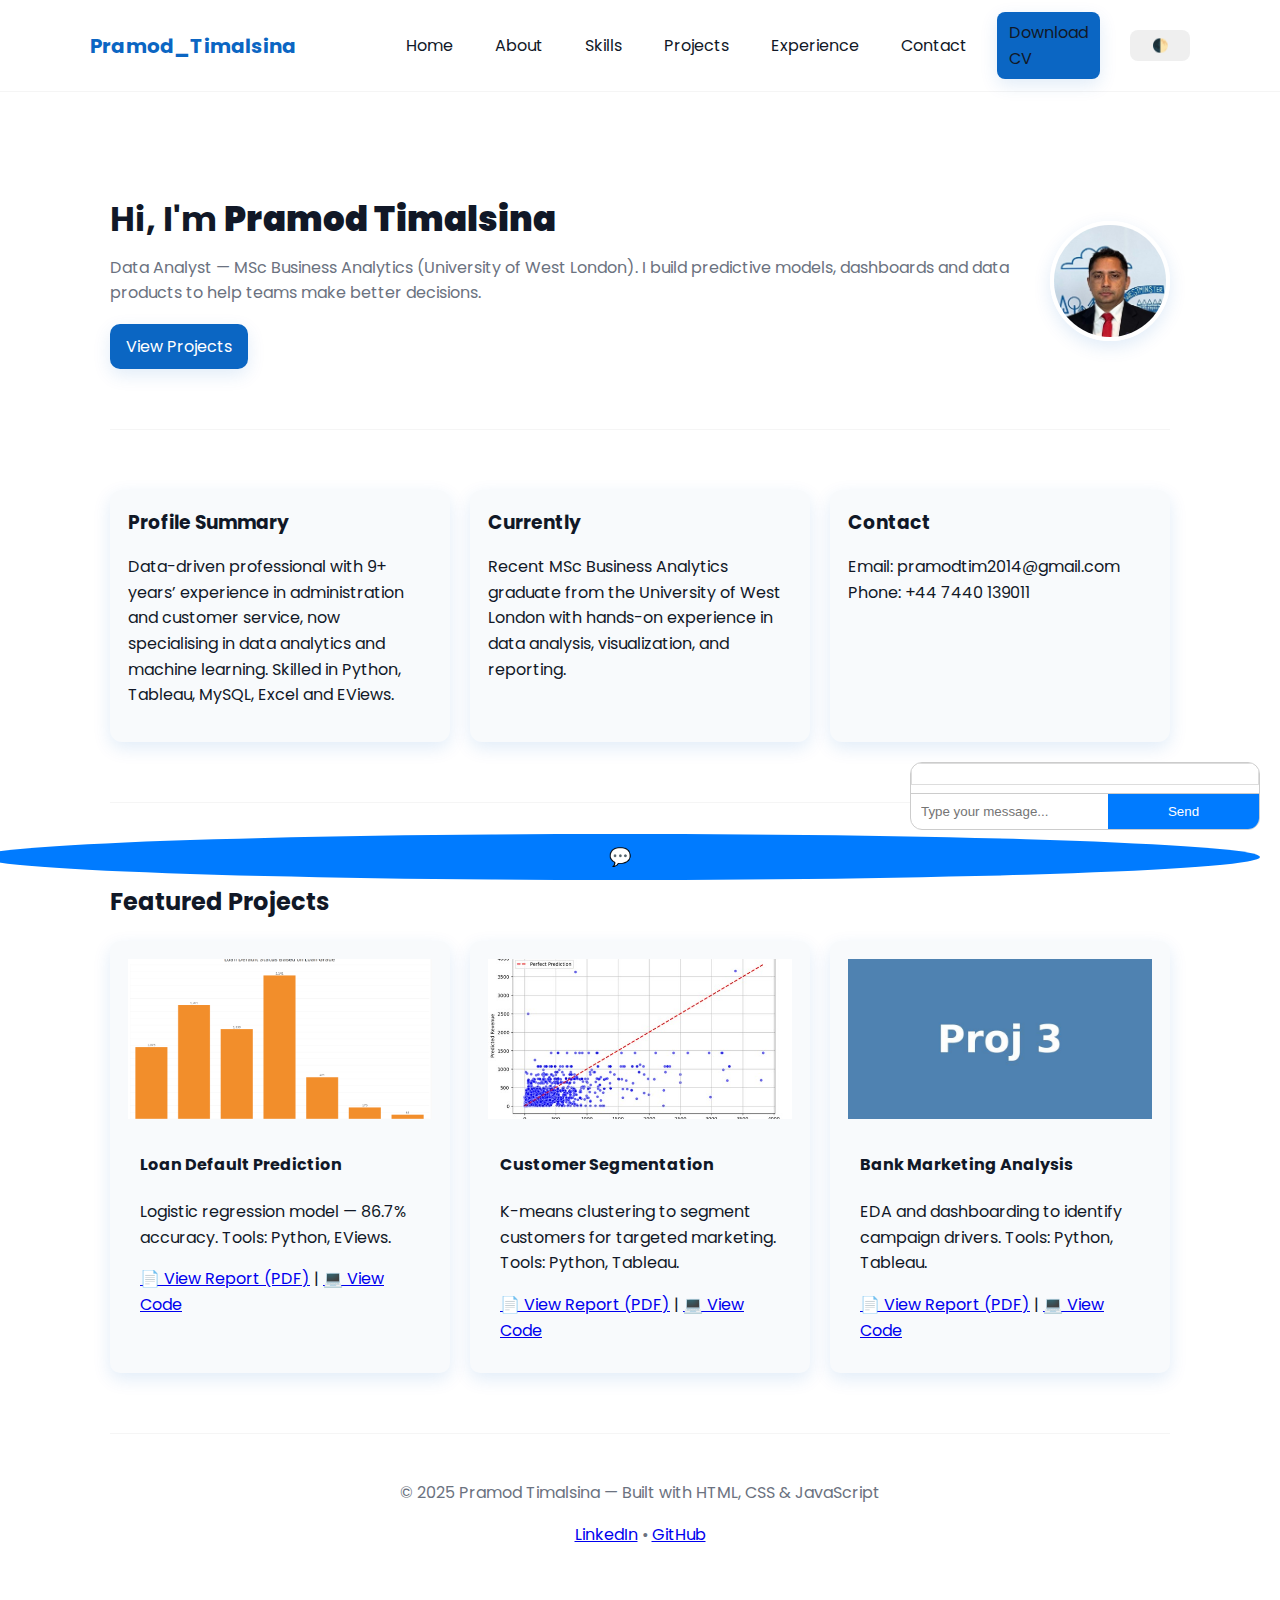
<file: index.html>
<!doctype html>
<html lang="en">
<head>
<meta charset="utf-8">
<meta name="viewport" content="width=device-width,initial-scale=1">
<title>Pramod Timalsina (Data Analyst)</title>
<link href="https://fonts.googleapis.com/css2?family=Poppins:wght@300;400;600;700&family=Roboto:wght@300;400;700&display=swap" rel="stylesheet">
<link rel="stylesheet" href="assets/css/style.css">
<link rel="icon" href="assets/images/favicon.png">
<script defer src="assets/js/script.js"></script>
</head>
<body>

<header class="header">
  <div class="container navbar">
    <div class="logo"><a href="index.html" style="text-decoration:none;color:var(--primary)">Pramod_Timalsina</a></div>
    <nav class="navlinks" id="navLinks">
      <a href="index.html">Home</a>
      <a href="about.html">About</a>
      <a href="skills.html">Skills</a>
      <a href="projects.html">Projects</a>
      <a href="experience.html">Experience</a>
      <a href="contact.html">Contact</a>
      <a href="resume/Pramod_Timalsina_CV.pdf" class="cta" download>Download CV</a>
      <button id="themeToggle" title="Toggle theme" style="margin-left:12px;padding:8px;border-radius:8px;border:none;cursor:pointer">🌓</button>
    </nav>
    <button id="navBtn" class="mobile-menu" style="display:none;border:none;background:none;font-size:20px;cursor:pointer">☰</button>
  </div>
</header>

<main class="container">
  <section class="hero">
    <div class="left">
      <h1>Hi, I'm <strong>Pramod Timalsina</strong></h1>
      <p>Data Analyst — MSc Business Analytics (University of West London). I build predictive models, dashboards and data products to help teams make better decisions.</p>
      <a class="cta" href="projects.html">View Projects</a>
    </div>
    <div class="right center">
      <img src="assets/images/Profile_Photo_Half.jpg" alt="Pramod Timalsina" class="profile-pic">
    </div>
  </section>

  <section class="section">
    <div class="grid">
      <div class="card">
        <h3>Profile Summary</h3>
        <p>Data-driven professional with 9+ years’ experience in administration and customer service, now specialising in data analytics and machine learning. Skilled in Python, Tableau, MySQL, Excel and EViews.</p>
      </div>
      <div class="card">
        <h3>Currently</h3>
        <p>Recent MSc Business Analytics graduate from the University of West London with hands-on experience in data analysis, visualization, and reporting.</p>
      </div>
      <div class="card">
        <h3>Contact</h3>
        <p>Email: pramodtim2014@gmail.com<br>Phone: +44 7440 139011</p>
      </div>
    </div>
  </section>

  <section class="section">
    <h2>Featured Projects</h2>
    <div class="projects-grid grid">

      <div class="project card">
        <img src="assets/images/Dashboard_LoanDefault.png" alt="Loan Default Prediction">
        <div class="meta">
          <h4>Loan Default Prediction</h4>
          <p>Logistic regression model — 86.7% accuracy. Tools: Python, EViews.</p>
          <div class="links">
            <a href="assets/images/Final_Project_Report_Loan_Default.pdf" target="_blank">📄 View Report (PDF)</a> |
            <a href="https://github.com/yourusername/loan-default" target="_blank">💻 View Code</a>
          </div>
        </div>
      </div>

      <div class="project card">
        <img src="assets/images/Customer_Segment_DATUK.jpg" alt="Customer Segmentation">
        <div class="meta">
          <h4>Customer Segmentation</h4>
          <p>K-means clustering to segment customers for targeted marketing. Tools: Python, Tableau.</p>
          <div class="links">
            <a href="assets/images/Consultancy Report_DATUK.pdf" target="_blank">📄 View Report (PDF)</a> |
            <a href="https://github.com/yourusername/customer-segmentation" target="_blank">💻 View Code</a>
          </div>
        </div>
      </div>

      <div class="project card">
        <img src="assets/images/proj3.jpg" alt="Bank Marketing Analysis">
        <div class="meta">
          <h4>Bank Marketing Analysis</h4>
          <p>EDA and dashboarding to identify campaign drivers. Tools: Python, Tableau.</p>
          <div class="links">
            <a href="assets/pdfs/bank-marketing.pdf" target="_blank">📄 View Report (PDF)</a> |
            <a href="https://github.com/yourusername/bank-marketing" target="_blank">💻 View Code</a>
          </div>
        </div>
      </div>

    </div>
  </section>

  <section class="section footer">
    <p>© 2025 Pramod Timalsina — Built with HTML, CSS & JavaScript</p>
    <p><a href="https://linkedin.com/in/pramod-timalsina-656840192" target="_blank">LinkedIn</a> • <a href="https://github.com/pramodtim" target="_blank">GitHub</a></p>
  </section>
</main>

<!-- Floating Chat Widget -->
<button id="chatToggle" style="position:fixed;bottom:20px;right:20px;z-index:1000;border:none;padding:12px;border-radius:50%;background:#007bff;color:white;font-size:18px;cursor:pointer;">💬</button>
<div id="chatContainer" style="display:none;position:fixed;bottom:70px;right:20px;width:350px;max-height:500px;background:#fff;border:1px solid #ccc;border-radius:12px;display:flex;flex-direction:column;overflow:hidden;z-index:999;">
  <div id="chatBox" style="padding:10px;overflow-y:auto;flex:1;font-size:14px;"></div>
  <div id="chatInputContainer" style="display:flex;border-top:1px solid #ccc;">
    <input type="text" id="chatInput" placeholder="Type your message..." style="flex:1;padding:10px;border:none;outline:none;">
    <button id="chatSendBtn" style="background:#007bff;color:#fff;border:none;padding:0 15px;cursor:pointer;">Send</button>
  </div>
</div>

<!-- Chat Script -->
<script>
const chatToggle = document.getElementById("chatToggle");
const chatContainer = document.getElementById("chatContainer");
const chatBox = document.getElementById("chatBox");
const chatInput = document.getElementById("chatInput");
const chatSendBtn = document.getElementById("chatSendBtn");

// Toggle chat window
chatToggle.addEventListener("click", () => {
  chatContainer.style.display =
    chatContainer.style.display === "flex" ? "none" : "flex";
});

// Send message on button click
chatSendBtn.addEventListener("click", sendMessage);

// Send message on Enter key
chatInput.addEventListener("keydown", (e) => {
  if (e.key === "Enter") sendMessage();
});

async function sendMessage() {
  const message = chatInput.value.trim();
  if (!message) return;

  chatBox.innerHTML += `<p><b>You:</b> ${message}</p>`;
  chatInput.value = "";
  chatBox.scrollTop = chatBox.scrollHeight;

  try {
    const res = await fetch(
      "https://portfolio-agent-0y21.onrender.com/chat",
      {
        method: "POST",
        headers: { "Content-Type": "application/json" },
        body: JSON.stringify({ message })
      }
    );

    const data = await res.json();
    chatBox.innerHTML += `<p><b>Bot:</b> ${data.reply}</p>`;
  } catch (err) {
    console.error(err);
    chatBox.innerHTML += `<p><b>Bot:</b> Error connecting to backend.</p>`;
  }

  chatBox.scrollTop = chatBox.scrollHeight;
}
</script>

</body>
</html>
</file>
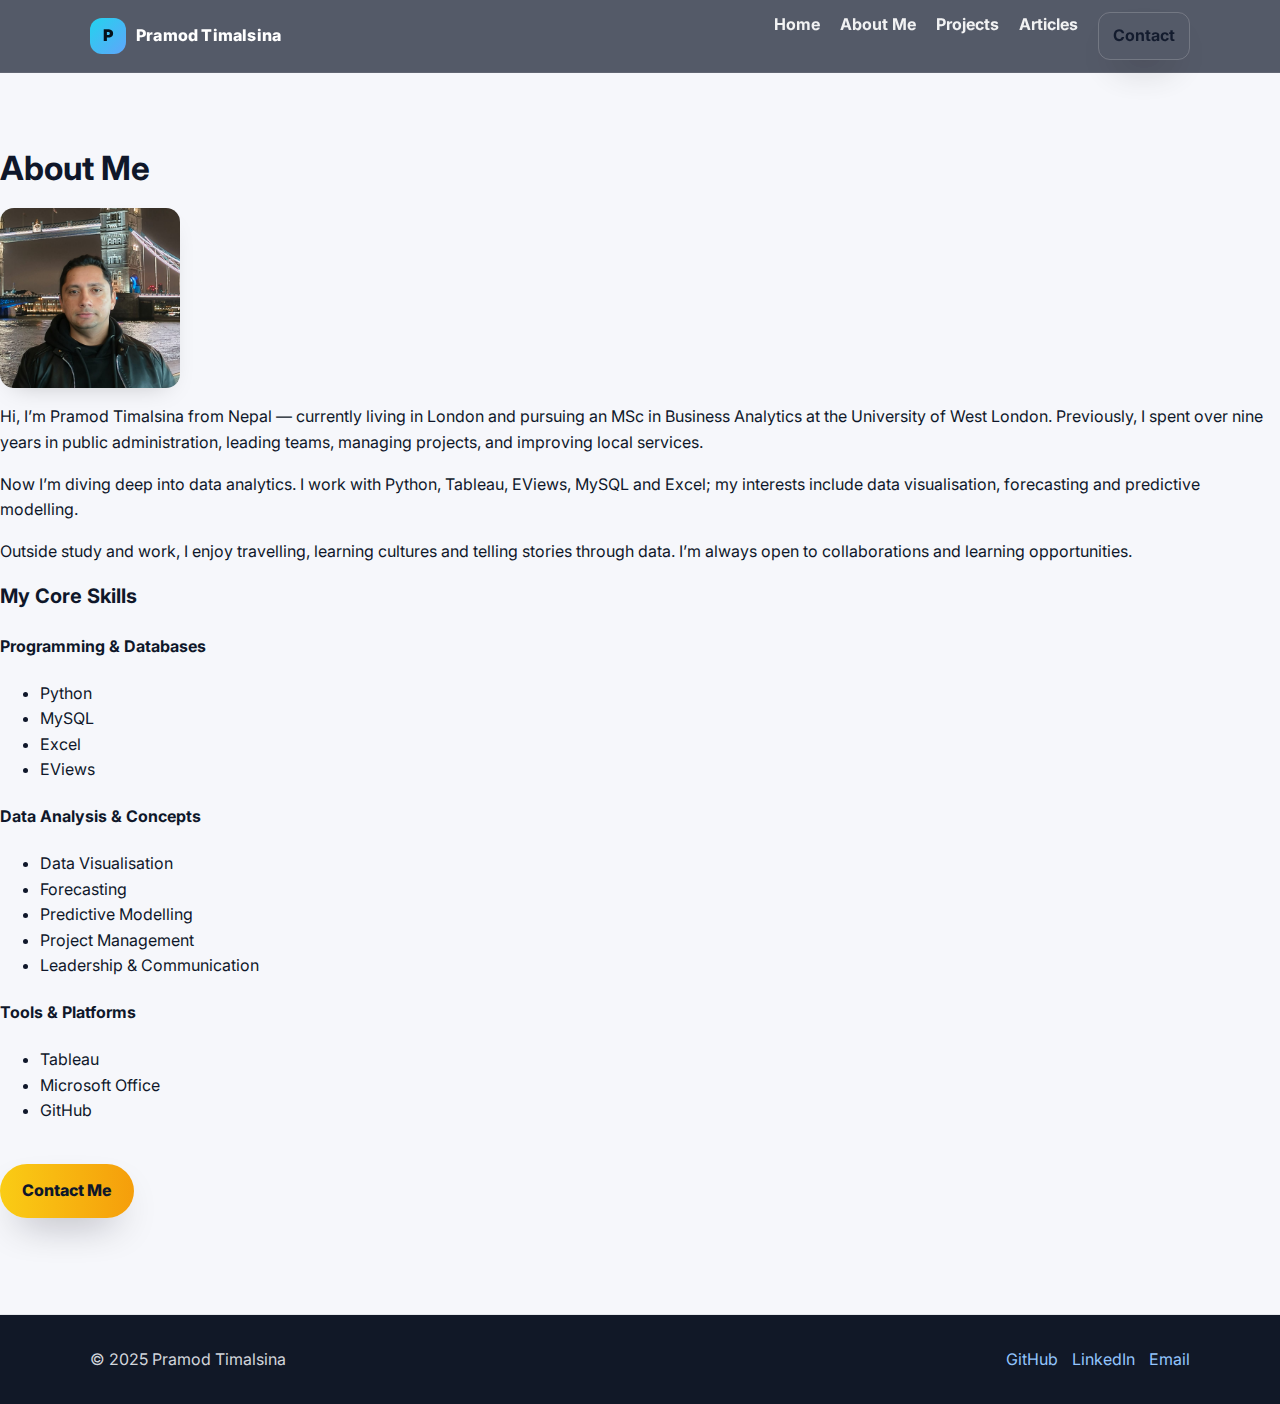
<file: about.html>
<!DOCTYPE html>
<html lang="en">
<head>
  <meta charset="UTF-8" />
  <meta name="viewport" content="width=device-width, initial-scale=1" />
  <title>Pramod's Portfolio - About Me</title>
  <link rel="preconnect" href="https://fonts.googleapis.com">
  <link rel="preconnect" href="https://fonts.gstatic.com" crossorigin>
  <link href="https://fonts.googleapis.com/css2?family=Inter:wght@400;600;700;800&family=Montserrat:wght@600;700&display=swap" rel="stylesheet">
  <link rel="stylesheet" href="style.css" />
  <link rel="icon" href="favicon.png" />
</head>
<body>
 <header>
  <nav class="site-nav">
    <div class="nav-inner">
      <!-- Brand -->
      <a class="brand" href="index.html" aria-label="Home">
        <span class="brand-dot">P</span>
        <span class="brand-text">Pramod Timalsina</span>
      </a>

      <!-- Mobile hamburger (keep as-is) -->
      <input id="nav-toggle" type="checkbox" aria-label="Toggle menu">
      <label class="hamburger" for="nav-toggle"><span></span><span></span><span></span></label>

      <!-- Menu -->
      <ul class="menu">
        <li><a href="index.html" class="nav-link">Home</a></li>
        <li><a href="about.html" class="nav-link">About Me</a></li>
        <li><a href="projects.html" class="nav-link">Projects</a></li>
        <li><a href="articles.html" class="nav-link">Articles</a></li>
        <li><a href="contact.html" class="nav-link btn btn-small btn-ghost">Contact</a></li>
      </ul>
    </div>
  </nav>
</header>


  <section id="about" class="page">
    <h2>About Me</h2>

    <div class="about-content-wrapper">
      <div class="about-image">
        <img src="pramod.jpg" alt="Professional headshot of Pramod Timalsina" class="profile-pic">
      </div>

      <div class="about-text">
        <p>Hi, I’m Pramod Timalsina from Nepal — currently living in London and pursuing an MSc in Business Analytics at the University of West London. Previously, I spent over nine years in public administration, leading teams, managing projects, and improving local services.</p>
        <p>Now I’m diving deep into data analytics. I work with Python, Tableau, EViews, MySQL and Excel; my interests include data visualisation, forecasting and predictive modelling.</p>
        <p>Outside study and work, I enjoy travelling, learning cultures and telling stories through data. I’m always open to collaborations and learning opportunities.</p>

        <h3>My Core Skills</h3>

        <div class="skills-category">
          <h4>Programming & Databases</h4>
          <ul>
            <li>Python</li><li>MySQL</li><li>Excel</li><li>EViews</li>
          </ul>
        </div>

        <div class="skills-category">
          <h4>Data Analysis & Concepts</h4>
          <ul>
            <li>Data Visualisation</li><li>Forecasting</li><li>Predictive Modelling</li><li>Project Management</li><li>Leadership & Communication</li>
          </ul>
        </div>

        <div class="skills-category">
          <h4>Tools & Platforms</h4>
          <ul>
            <li>Tableau</li><li>Microsoft Office</li><li>GitHub</li>
          </ul>
        </div>

        <a href="contact.html" class="btn primary-btn" style="margin-top:24px">Contact Me</a>
      </div>
    </div>
  </section>

  <footer class="site-footer">
    <div class="footer-inner">
      <p>© 2025 Pramod Timalsina</p>
      <div class="social">
        <a href="https://github.com/pramodtim" target="_blank" rel="noopener">GitHub</a>
        <a href="https://linkedin.com/in/pramod-timalsina-656840192" target="_blank" rel="noopener">LinkedIn</a>
        <a href="mailto:pramodtim2014@gmail.com">Email</a>
      </div>
    </div>
  </footer>
</body>
</html>
</file>
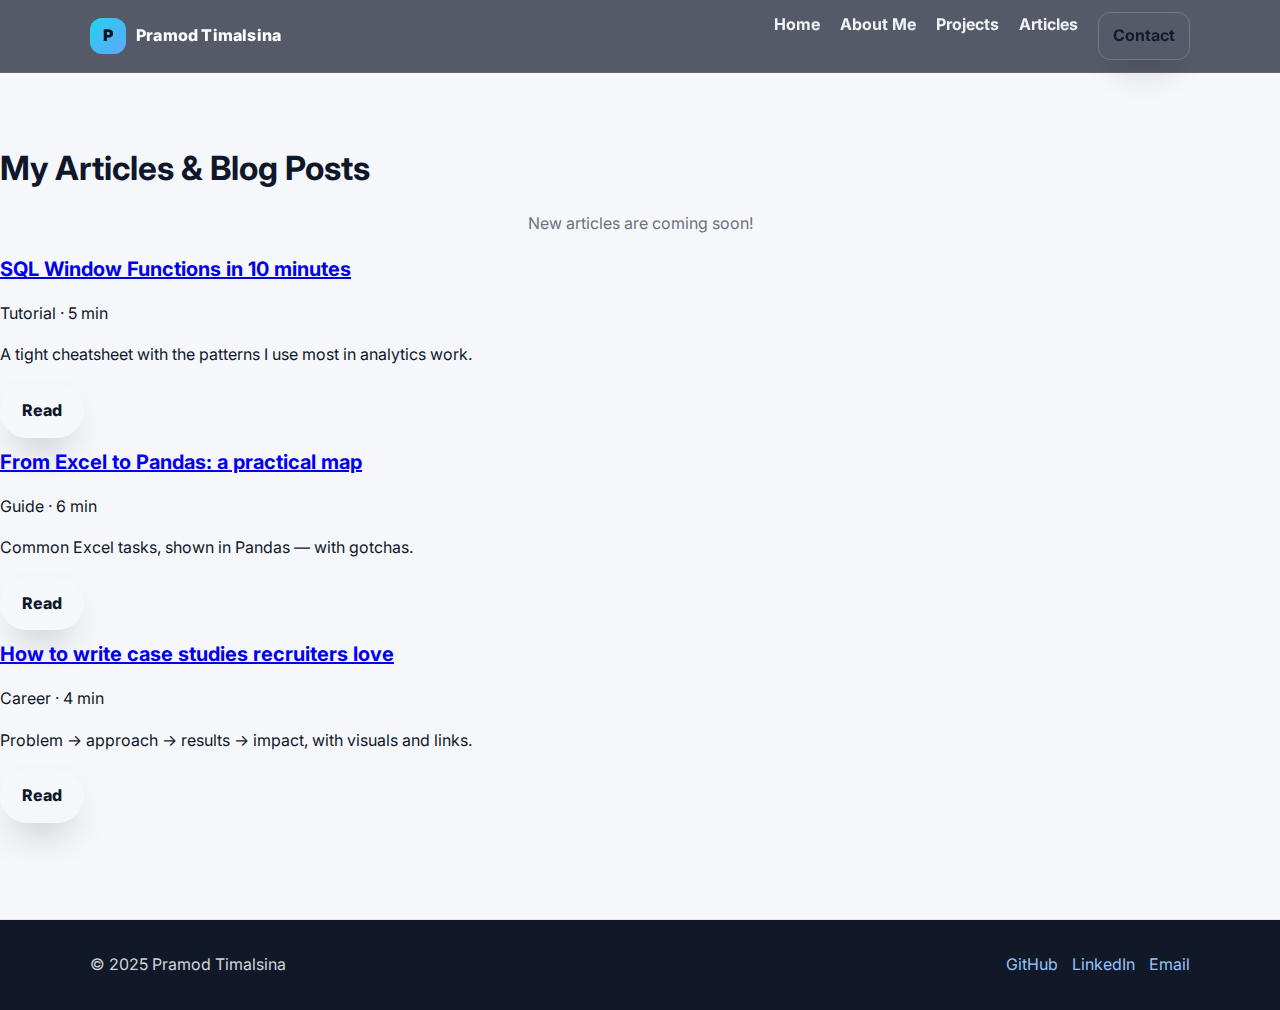
<file: articles.html>
<!DOCTYPE html>
<html lang="en">
<head>
  <meta charset="UTF-8" />
  <meta name="viewport" content="width=device-width, initial-scale=1" />
  <title>Pramod's Portfolio - Articles</title>
  <link rel="preconnect" href="https://fonts.googleapis.com">
  <link rel="preconnect" href="https://fonts.gstatic.com" crossorigin>
  <link href="https://fonts.googleapis.com/css2?family=Inter:wght@400;600;700;800&family=Montserrat:wght@600;700&display=swap" rel="stylesheet">
  <link rel="stylesheet" href="style.css" />
  <link rel="icon" href="favicon.png" />
</head>
<body>
  <header>
  <nav class="site-nav">
    <div class="nav-inner">
      <!-- Brand -->
      <a class="brand" href="index.html" aria-label="Home">
        <span class="brand-dot">P</span>
        <span class="brand-text">Pramod Timalsina</span>
      </a>

      <!-- Mobile hamburger (keep as-is) -->
      <input id="nav-toggle" type="checkbox" aria-label="Toggle menu">
      <label class="hamburger" for="nav-toggle"><span></span><span></span><span></span></label>

      <!-- Menu -->
      <ul class="menu">
        <li><a href="index.html" class="nav-link">Home</a></li>
        <li><a href="about.html" class="nav-link">About Me</a></li>
        <li><a href="projects.html" class="nav-link">Projects</a></li>
        <li><a href="articles.html" class="nav-link">Articles</a></li>
        <li><a href="contact.html" class="nav-link btn btn-small btn-ghost">Contact</a></li>
      </ul>
    </div>
  </nav>
</header>


  <section id="articles" class="page">
    <h2>My Articles &amp; Blog Posts</h2>
    <p class="center muted">New articles are coming soon!</p>

    <div class="article-list">
      <article class="article-preview">
        <h3><a href="#">SQL Window Functions in 10 minutes</a></h3>
        <p class="article-meta">Tutorial · 5 min</p>
        <p class="article-excerpt">A tight cheatsheet with the patterns I use most in analytics work.</p>
        <a href="#" class="btn btn-read-more">Read</a>
      </article>

      <article class="article-preview">
        <h3><a href="#">From Excel to Pandas: a practical map</a></h3>
        <p class="article-meta">Guide · 6 min</p>
        <p class="article-excerpt">Common Excel tasks, shown in Pandas — with gotchas.</p>
        <a href="#" class="btn btn-read-more">Read</a>
      </article>

      <article class="article-preview">
        <h3><a href="#">How to write case studies recruiters love</a></h3>
        <p class="article-meta">Career · 4 min</p>
        <p class="article-excerpt">Problem → approach → results → impact, with visuals and links.</p>
        <a href="#" class="btn btn-read-more">Read</a>
      </article>
    </div>
  </section>

  <footer class="site-footer">
    <div class="footer-inner">
      <p>© 2025 Pramod Timalsina</p>
      <div class="social">
        <a href="https://github.com/pramodtim" target="_blank" rel="noopener">GitHub</a>
        <a href="https://linkedin.com/in/pramod-timalsina-656840192" target="_blank" rel="noopener">LinkedIn</a>
        <a href="mailto:pramodtim2014@gmail.com">Email</a>
      </div>
    </div>
  </footer>
</body>
</html>
</file>
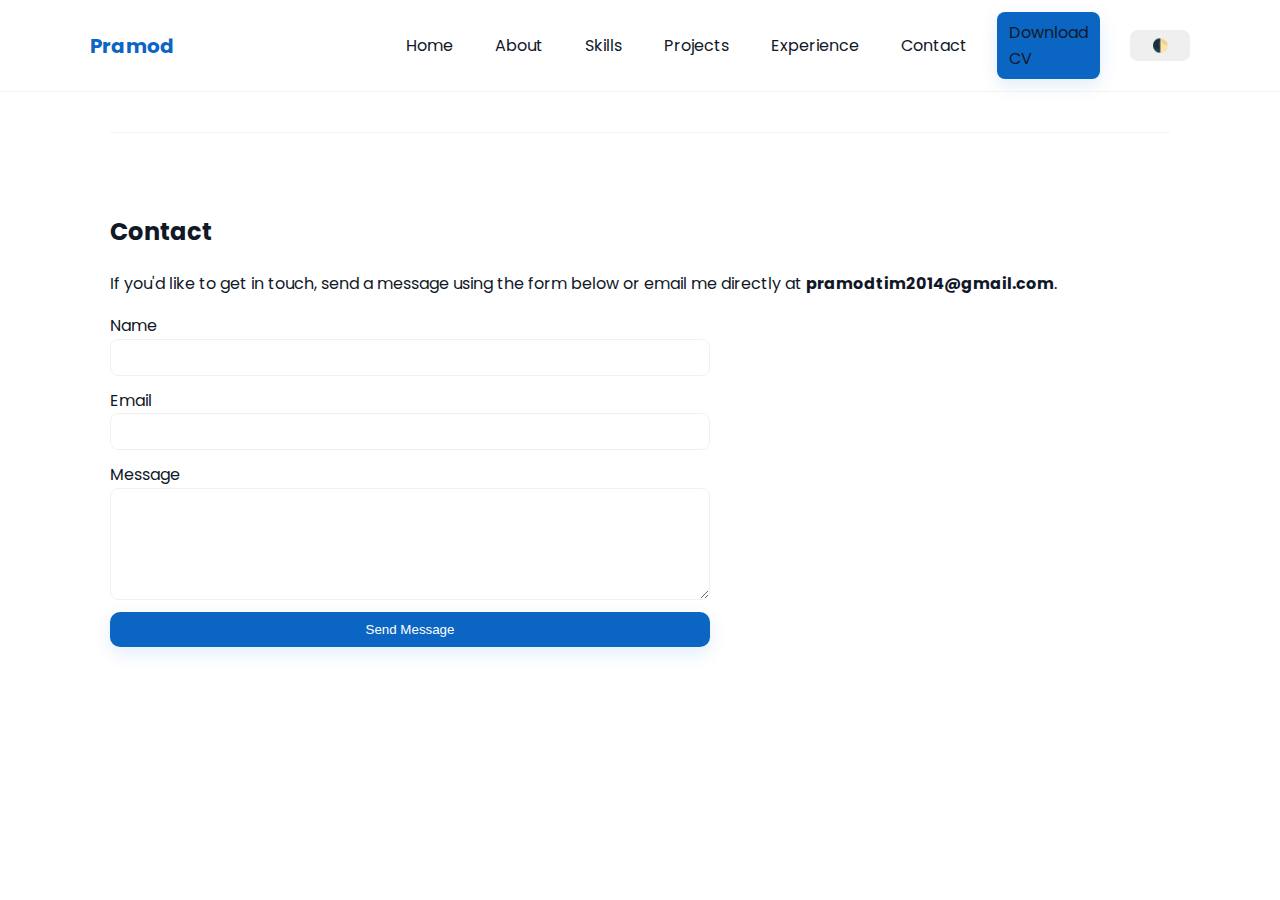
<file: contact.html>
<!doctype html><html lang="en"><head><meta charset="utf-8"><meta name="viewport" content="width=device-width,initial-scale=1">
<title>Contact — Pramod Timalsina</title>
<link href="https://fonts.googleapis.com/css2?family=Poppins:wght@300;400;600;700&family=Roboto:wght@300;400;700&display=swap" rel="stylesheet">
<link rel="stylesheet" href="assets/css/style.css">
<link rel="icon" href="assets/images/favicon.png">
<script defer src="assets/js/script.js"></script></head><body>

<header class="header">
  <div class="container navbar">
    <div class="logo"><a href="index.html" style="text-decoration:none;color:var(--primary)">Pramod</a></div>
    <nav class="navlinks" id="navLinks">
      <a href="index.html">Home</a>
      <a href="about.html">About</a>
      <a href="skills.html">Skills</a>
      <a href="projects.html">Projects</a>
      <a href="experience.html">Experience</a>
      <a href="contact.html">Contact</a>
      <a href="resume/Pramod_Timalsina_CV.pdf" class="cta" download>Download CV</a>
      <button id="themeToggle" title="Toggle theme" style="margin-left:12px;padding:8px;border-radius:8px;border:none;cursor:pointer">🌓</button>
    </nav>
    <button id="navBtn" class="mobile-menu" style="display:none;border:none;background:none;font-size:20px;cursor:pointer">☰</button>
  </div>
</header>

<main class="container">
  <section class="section">
    <h2>Contact</h2>
    <p>If you'd like to get in touch, send a message using the form below or email me directly at <strong>pramodtim2014@gmail.com</strong>.</p>
    <!-- Formspree form: replace YOUR_FORM_ID with your Formspree endpoint -->
    <form action="https://formspree.io/f/YOUR_FORM_ID" method="POST" style="max-width:600px">
      <div class="form-group"><label>Name</label><input type="text" name="name" required></div>
      <div class="form-group"><label>Email</label><input type="email" name="_replyto" required></div>
      <div class="form-group"><label>Message</label><textarea name="message" rows="6" required></textarea></div>
      <button class="primary" type="submit">Send Message</button>
    </form>
  </section>
</main></body></html>
</file>
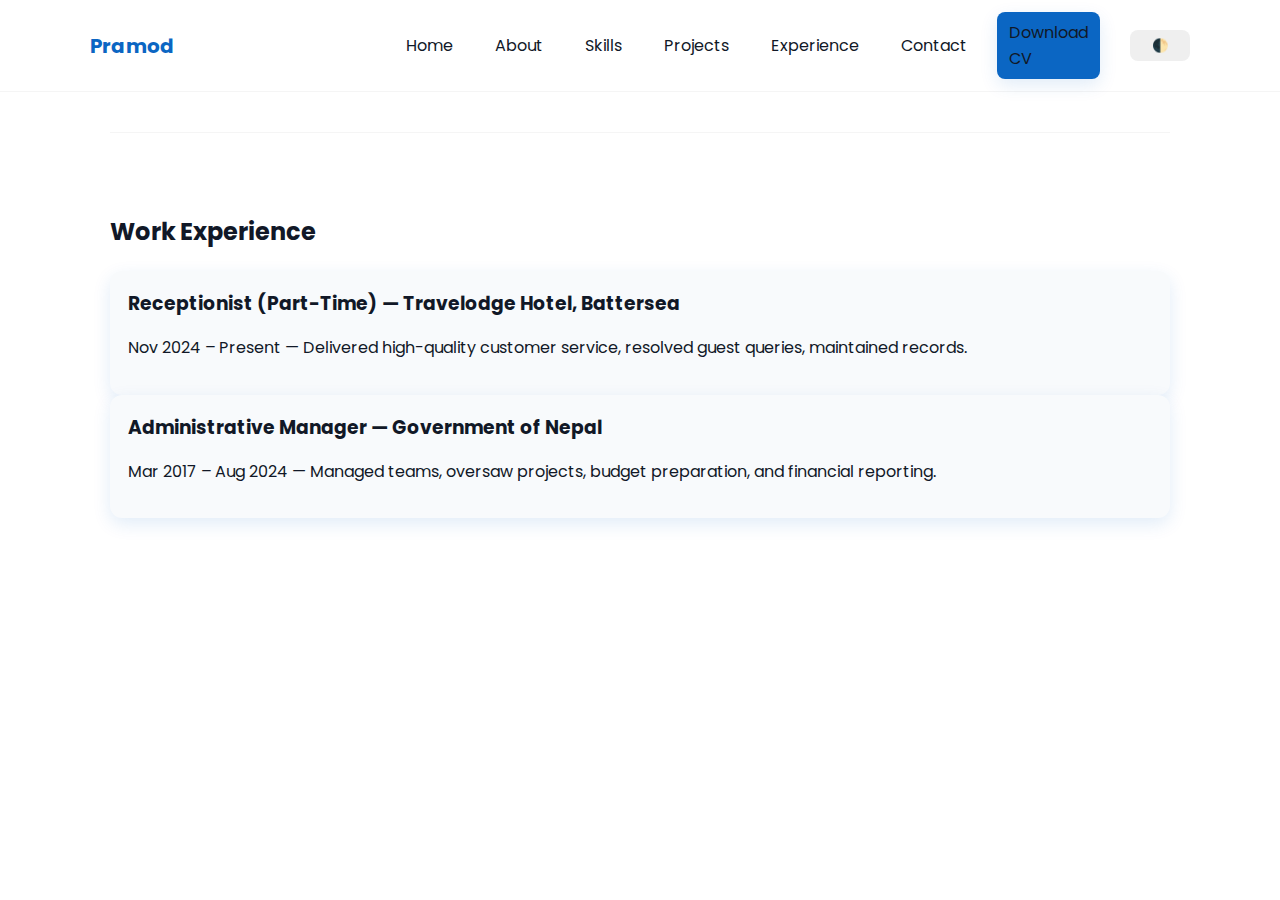
<file: experience.html>
<!doctype html><html lang="en"><head><meta charset="utf-8"><meta name="viewport" content="width=device-width,initial-scale=1">
<title>Experience — Pramod Timalsina</title>
<link href="https://fonts.googleapis.com/css2?family=Poppins:wght@300;400;600;700&family=Roboto:wght@300;400;700&display=swap" rel="stylesheet">
<link rel="stylesheet" href="assets/css/style.css">
<link rel="icon" href="assets/images/favicon.png">
<script defer src="assets/js/script.js"></script></head><body>

<header class="header">
  <div class="container navbar">
    <div class="logo"><a href="index.html" style="text-decoration:none;color:var(--primary)">Pramod</a></div>
    <nav class="navlinks" id="navLinks">
      <a href="index.html">Home</a>
      <a href="about.html">About</a>
      <a href="skills.html">Skills</a>
      <a href="projects.html">Projects</a>
      <a href="experience.html">Experience</a>
      <a href="contact.html">Contact</a>
      <a href="resume/Pramod_Timalsina_CV.pdf" class="cta" download>Download CV</a>
      <button id="themeToggle" title="Toggle theme" style="margin-left:12px;padding:8px;border-radius:8px;border:none;cursor:pointer">🌓</button>
    </nav>
    <button id="navBtn" class="mobile-menu" style="display:none;border:none;background:none;font-size:20px;cursor:pointer">☰</button>
  </div>
</header>

<main class="container">
  <section class="section">
    <h2>Work Experience</h2>
    <div class="card">
      <h3>Receptionist (Part-Time) — Travelodge Hotel, Battersea</h3>
      <p>Nov 2024 – Present — Delivered high-quality customer service, resolved guest queries, maintained records.</p>
    </div>
    <div class="card">
      <h3>Administrative Manager — Government of Nepal</h3>
      <p>Mar 2017 – Aug 2024 — Managed teams, oversaw projects, budget preparation, and financial reporting.</p>
    </div>
  </section>
</main></body></html>
</file>
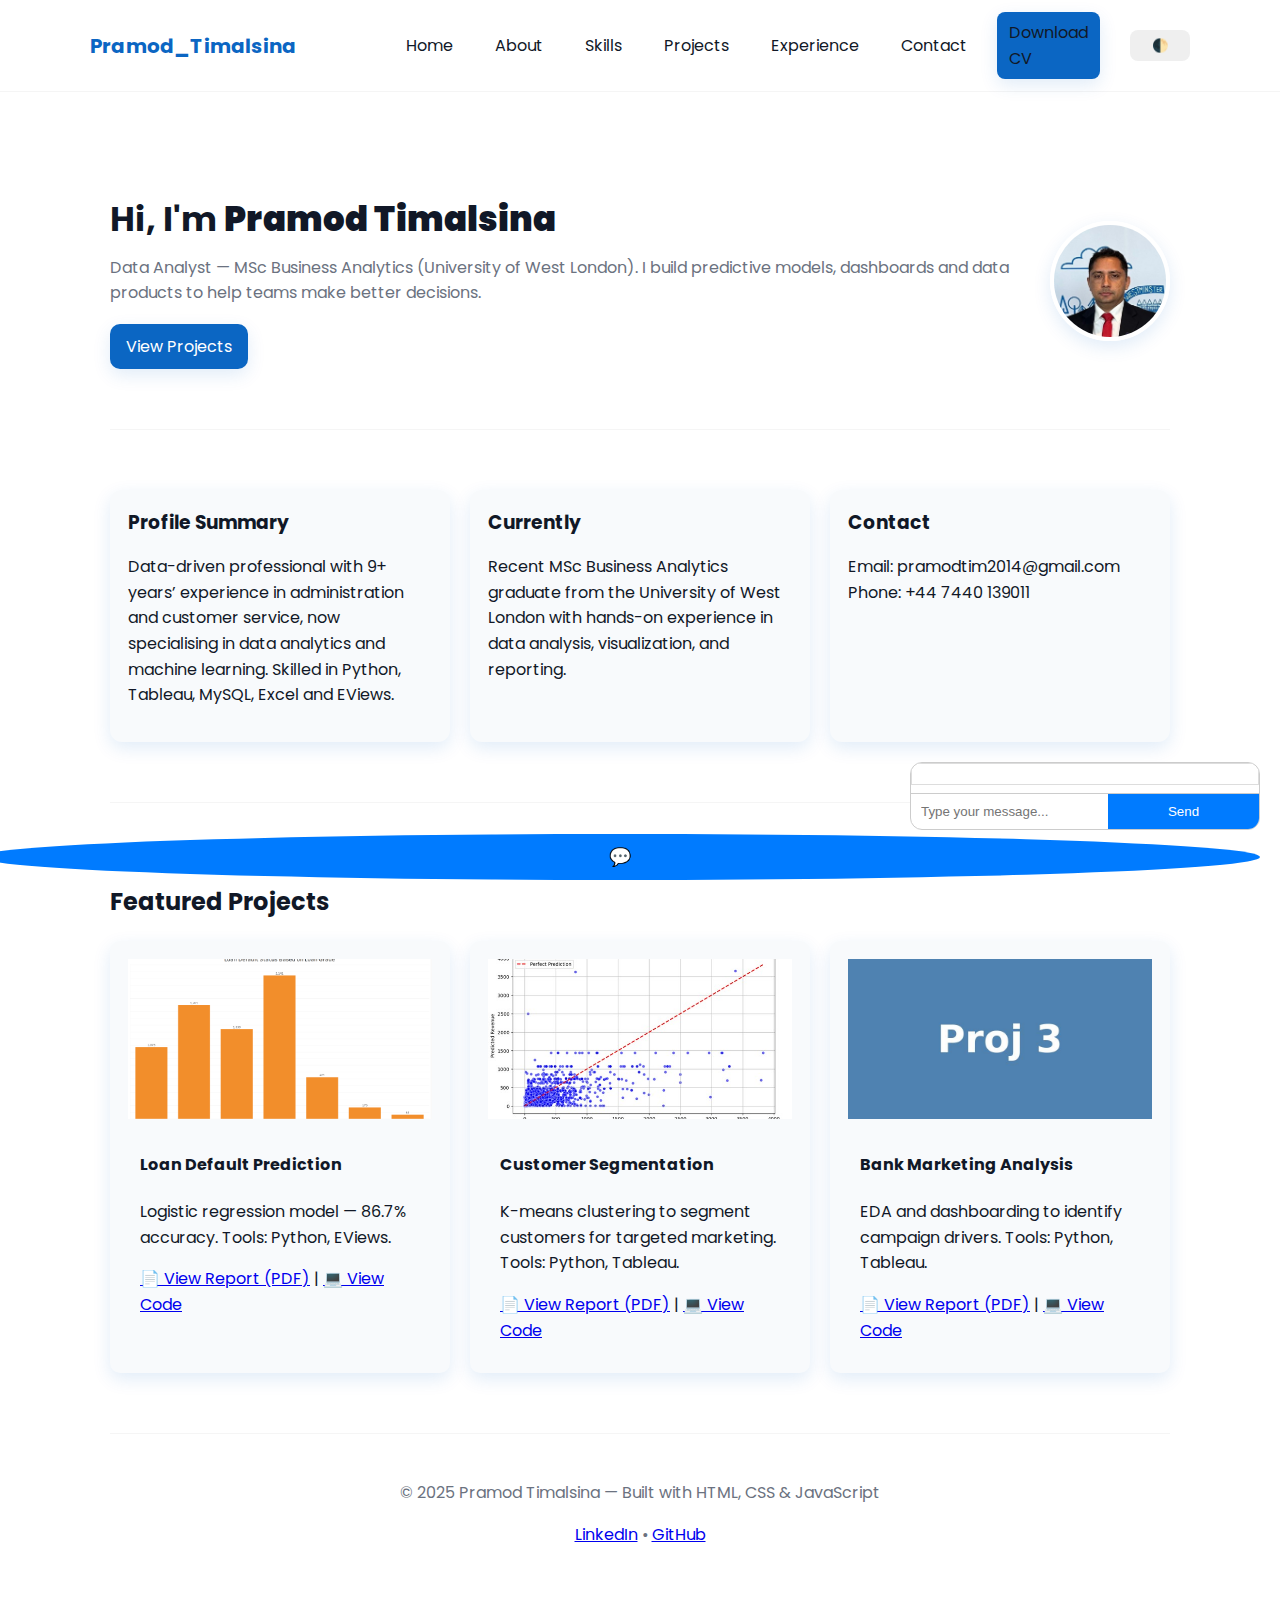
<file: home.html>
<!doctype html>
<html lang="en">
<head>
  <meta charset="utf-8">
  <title>Redirecting…</title>
  <meta http-equiv="refresh" content="0; url=/index.html">
  <link rel="canonical" href="/index.html">
</head>
<body>
  <p>Redirecting to <a href="/index.html">Home</a>…</p>
</body>
</html>
</file>
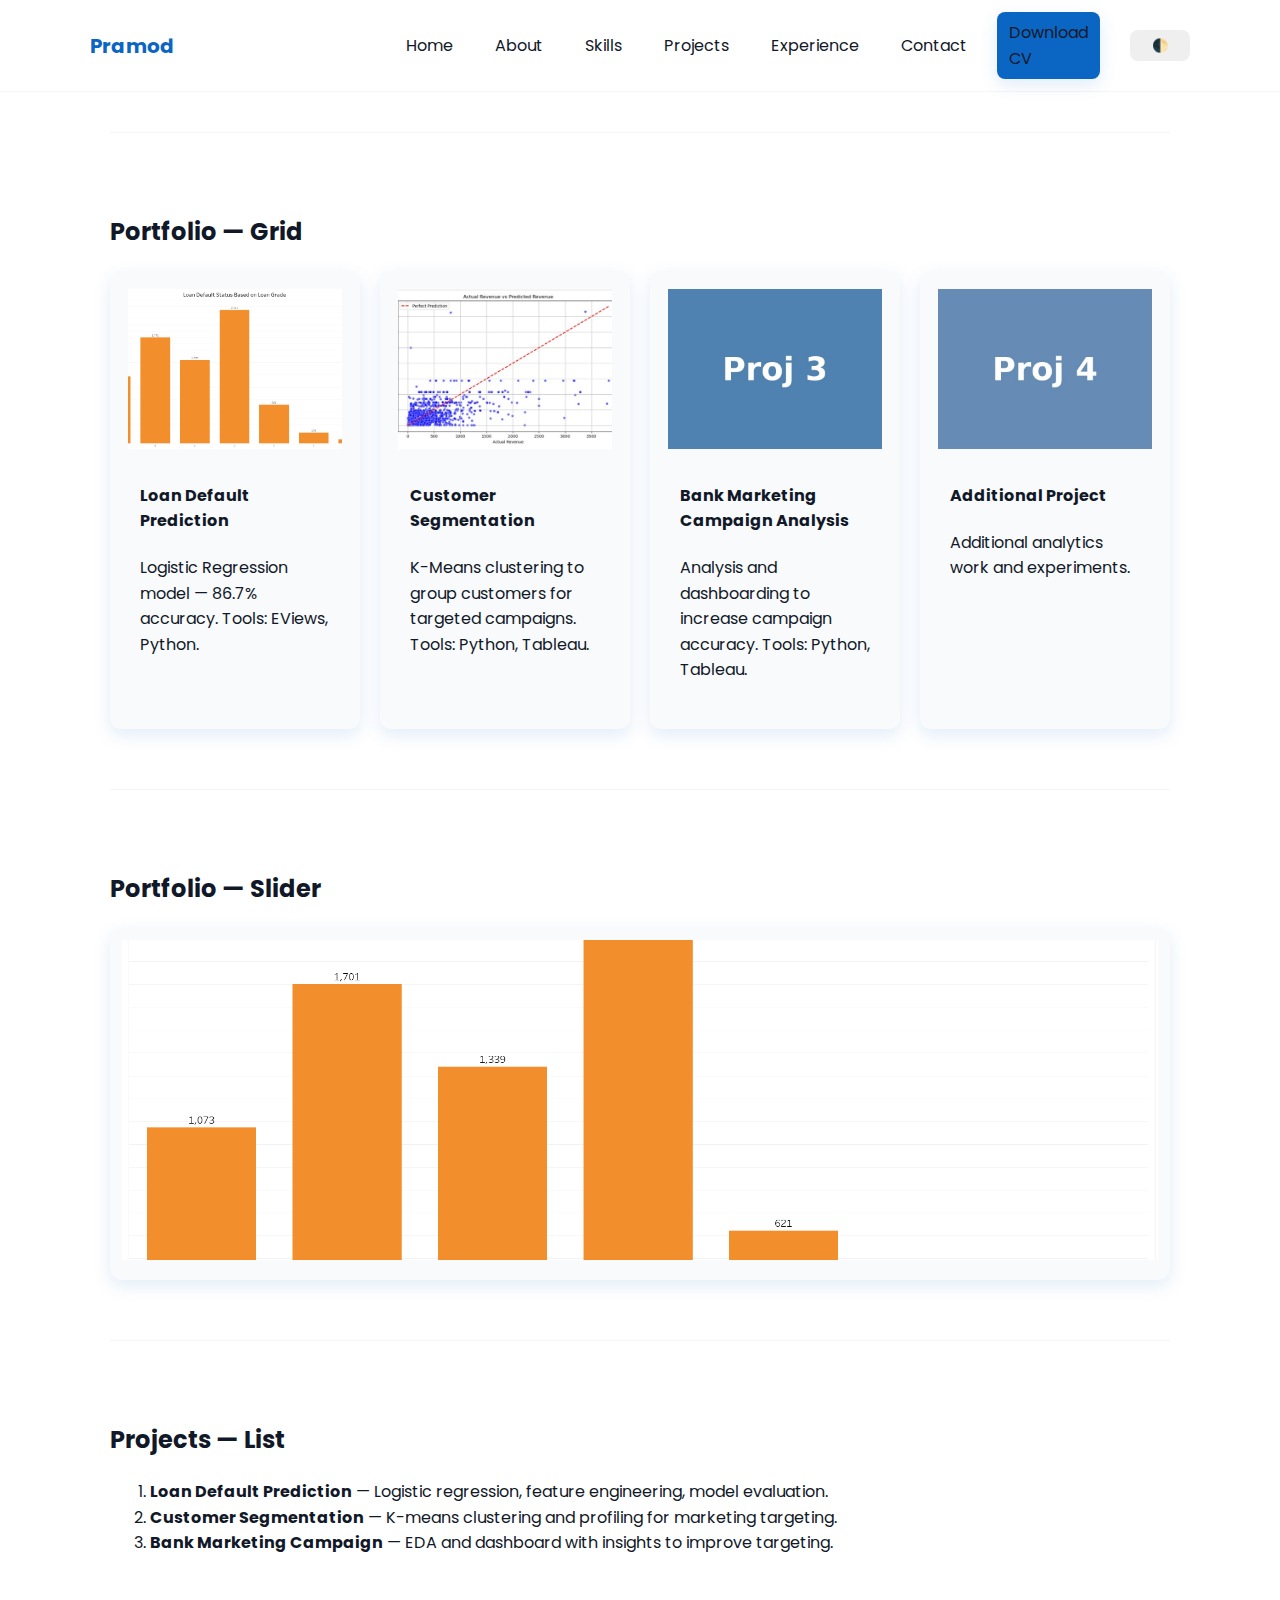
<file: projects.html>
<!doctype html><html lang="en"><head><meta charset="utf-8"><meta name="viewport" content="width=device-width,initial-scale=1">
<title>Projects — Pramod Timalsina</title>
<link href="https://fonts.googleapis.com/css2?family=Poppins:wght@300;400;600;700&family=Roboto:wght@300;400;700&display=swap" rel="stylesheet">
<link rel="stylesheet" href="assets/css/style.css">
<link rel="icon" href="assets/images/favicon.png">
<script defer src="assets/js/script.js"></script></head><body>

<header class="header">
  <div class="container navbar">
    <div class="logo"><a href="index.html" style="text-decoration:none;color:var(--primary)">Pramod</a></div>
    <nav class="navlinks" id="navLinks">
      <a href="index.html">Home</a>
      <a href="about.html">About</a>
      <a href="skills.html">Skills</a>
      <a href="projects.html">Projects</a>
      <a href="experience.html">Experience</a>
      <a href="contact.html">Contact</a>
      <a href="resume/Pramod_Timalsina_CV.pdf" class="cta" download>Download CV</a>
      <button id="themeToggle" title="Toggle theme" style="margin-left:12px;padding:8px;border-radius:8px;border:none;cursor:pointer">🌓</button>
    </nav>
    <button id="navBtn" class="mobile-menu" style="display:none;border:none;background:none;font-size:20px;cursor:pointer">☰</button>
  </div>
</header>

<main class="container">
  <section class="section">
    <h2>Portfolio — Grid</h2>
    <div class="projects-grid grid">
      <div class="project card">
        <img src="assets/images/Dashboard_LoanDefault.png" alt="Loan Default">
        <div class="meta"><h4>Loan Default Prediction</h4><p>Logistic Regression model — 86.7% accuracy. Tools: EViews, Python.</p></div>
      </div>
      <div class="project card">
        <img src="assets/images/Customer_Segment_DATUK.jpg" alt="Segmentation">
        <div class="meta"><h4>Customer Segmentation</h4><p>K-Means clustering to group customers for targeted campaigns. Tools: Python, Tableau.</p></div>
      </div>
      <div class="project card">
        <img src="assets/images/proj3.jpg" alt="Bank Marketing">
        <div class="meta"><h4>Bank Marketing Campaign Analysis</h4><p>Analysis and dashboarding to increase campaign accuracy. Tools: Python, Tableau.</p></div>
      </div>
      <div class="project card">
        <img src="assets/images/proj4.jpg" alt="Project 4">
        <div class="meta"><h4>Additional Project</h4><p>Additional analytics work and experiments.</p></div>
      </div>
    </div>
  </section>

  <section class="section">
    <h2>Portfolio — Slider</h2>
    <div class="portfolio-slider card" style="padding:12px;position:relative;">
      <div class="slide"><img src="assets/images/Dashboard_LoanDefault.png" style="width:100%;height:320px;object-fit:cover"></div>
      <div class="slide"><img src="assets/images/Customer_Segment_DATUK.jpg" style="width:100%;height:320px;object-fit:cover"></div>
      <div class="slide"><img src="assets/images/proj3.jpg" style="width:100%;height:320px;object-fit:cover"></div>
    </div>
  </section>

  <section class="section">
    <h2>Projects — List</h2>
    <ol>
      <li><strong>Loan Default Prediction</strong> — Logistic regression, feature engineering, model evaluation.</li>
      <li><strong>Customer Segmentation</strong> — K-means clustering and profiling for marketing targeting.</li>
      <li><strong>Bank Marketing Campaign</strong> — EDA and dashboard with insights to improve targeting.</li>
    </ol>
  </section>
</main></body></html>
</file>
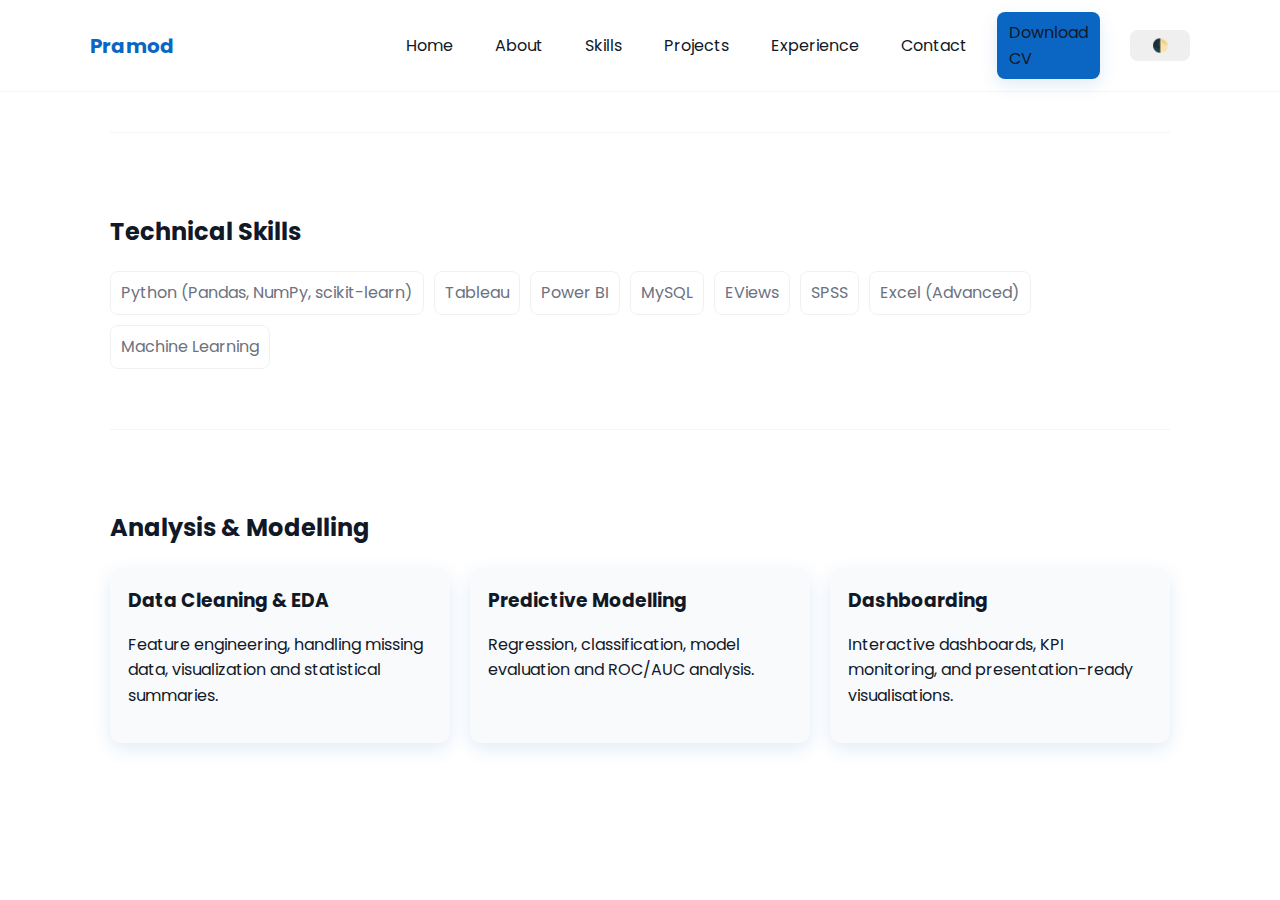
<file: skills.html>
<!doctype html><html lang="en"><head><meta charset="utf-8"><meta name="viewport" content="width=device-width,initial-scale=1">
<title>Skills — Pramod Timalsina</title>
<link href="https://fonts.googleapis.com/css2?family=Poppins:wght@300;400;600;700&family=Roboto:wght@300;400;700&display=swap" rel="stylesheet">
<link rel="stylesheet" href="assets/css/style.css">
<link rel="icon" href="assets/images/favicon.png">
<script defer src="assets/js/script.js"></script></head><body>

<header class="header">
  <div class="container navbar">
    <div class="logo"><a href="index.html" style="text-decoration:none;color:var(--primary)">Pramod</a></div>
    <nav class="navlinks" id="navLinks">
      <a href="index.html">Home</a>
      <a href="about.html">About</a>
      <a href="skills.html">Skills</a>
      <a href="projects.html">Projects</a>
      <a href="experience.html">Experience</a>
      <a href="contact.html">Contact</a>
      <a href="resume/Pramod_Timalsina_CV.pdf" class="cta" download>Download CV</a>
      <button id="themeToggle" title="Toggle theme" style="margin-left:12px;padding:8px;border-radius:8px;border:none;cursor:pointer">🌓</button>
    </nav>
    <button id="navBtn" class="mobile-menu" style="display:none;border:none;background:none;font-size:20px;cursor:pointer">☰</button>
  </div>
</header>

<main class="container">
  <section class="section">
    <h2>Technical Skills</h2>
    <div class="skills-list">
      <span class="skill">Python (Pandas, NumPy, scikit-learn)</span>
      <span class="skill">Tableau</span>
      <span class="skill">Power BI</span>
      <span class="skill">MySQL</span>
      <span class="skill">EViews</span>
      <span class="skill">SPSS</span>
      <span class="skill">Excel (Advanced)</span>
      <span class="skill">Machine Learning</span>
    </div>
  </section>

  <section class="section">
    <h2>Analysis & Modelling</h2>
    <div class="grid">
      <div class="card"><h3>Data Cleaning & EDA</h3><p>Feature engineering, handling missing data, visualization and statistical summaries.</p></div>
      <div class="card"><h3>Predictive Modelling</h3><p>Regression, classification, model evaluation and ROC/AUC analysis.</p></div>
      <div class="card"><h3>Dashboarding</h3><p>Interactive dashboards, KPI monitoring, and presentation-ready visualisations.</p></div>
    </div>
  </section>
</main></body></html>
</file>
<file: assets/css/style.css>
/* Main styles for Pramod Timalsina - portfolio */
:root{
  --primary:#0b66c3;
  --muted:#6b7280;
  --bg:#ffffff;
  --card:#f8fafc;
  --text:#111827;
  --shadow: 0 6px 18px rgba(11,102,195,0.12);
}
[data-theme="dark"]{
  --bg:#0b1220;
  --card:#0b1226;
  --text:#e6eef8;
  --muted:#9aa6b2;
}
*{box-sizing:border-box}
html,body{height:100%;margin:0;font-family:'Poppins',Roboto,system-ui,-apple-system,"Segoe UI",Arial;}
body{background:var(--bg);color:var(--text);line-height:1.6;-webkit-font-smoothing:antialiased;}
.container{max-width:1100px;margin:0 auto;padding:40px 20px;}
.header{position:sticky;top:0;background:var(--bg);backdrop-filter: blur(4px);z-index:50;border-bottom:1px solid rgba(0,0,0,0.04);}
.navbar{display:flex;align-items:center;justify-content:space-between;padding:12px 0;}
.logo{font-weight:700;color:var(--primary);font-size:20px;letter-spacing:0.2px}
.navlinks{display:flex;gap:18px;align-items:center}
.navlinks a{color:var(--text);text-decoration:none;padding:8px 12px;border-radius:8px}
.navlinks a:hover{background:var(--card);box-shadow:var(--shadow)}

.hero{display:flex;gap:40px;align-items:center;padding:60px 0}
.hero .left{flex:1}
.hero h1{font-size:34px;margin:0 0 8px}
.hero p{color:var(--muted);margin:0 0 18px}
.cta{display:inline-block;background:var(--primary);color:white;padding:10px 16px;border-radius:10px;box-shadow:var(--shadow);text-decoration:none}
.profile-pic{width:120px;height:120px;border-radius:50%;object-fit:cover;border:4px solid #fff;box-shadow:var(--shadow)}

.section{padding:60px 0;border-top:1px solid rgba(0,0,0,0.04)}
.grid{display:grid;grid-template-columns:repeat(auto-fit,minmax(240px,1fr));gap:20px}

.card{background:var(--card);padding:18px;border-radius:12px;box-shadow:var(--shadow);}
.card h3{margin:0 0 10px}

.skills-list{display:flex;flex-wrap:wrap;gap:10px}
.skill{background:transparent;border:1px solid rgba(0,0,0,0.06);padding:8px 10px;border-radius:8px;color:var(--muted)}

.projects-grid .project{overflow:hidden;border-radius:10px}
.project img{width:100%;height:160px;object-fit:cover;display:block}
.project .meta{padding:12px}

.footer{padding:30px 0;color:var(--muted);text-align:center}

.controls{display:flex;gap:12px;align-items:center}

/* contact form */
.form-group{display:flex;flex-direction:column;margin-bottom:12px}
input,textarea{padding:10px;border-radius:8px;border:1px solid rgba(0,0,0,0.06);background:transparent;color:var(--text)}
button.primary{background:var(--primary);color:white;padding:10px 14px;border-radius:10px;border:none;cursor:pointer;box-shadow:var(--shadow)}

/* small utilities */
.row{display:flex;gap:20px;flex-wrap:wrap}
.center{display:flex;align-items:center;justify-content:center}

/* responsive */
@media(max-width:800px){
  .hero{flex-direction:column;align-items:flex-start}
  .navlinks{display:none}
  .mobile-menu{display:block}
}

<style>
#chatbot-container {
  position: fixed;
  bottom: 20px;
  right: 20px;
  width: 300px;
  background: white;
  border: 1px solid #ccc;
  border-radius: 8px;
  padding: 10px;
  font-family: Arial, sans-serif;
  z-index: 9999;
}

#chatBox {
  height: 200px;
  overflow-y: auto;
  border: 1px solid #ddd;
  padding: 5px;
  margin-bottom: 8px;
}

#userInput {
  width: 100%;
  padding: 6px;
  margin-bottom: 6px;
}

button {
  width: 100%;
  padding: 6px;
  cursor: pointer;
}
</style>
</file>
<file: style.css>
/* ===== Theme tokens ===== */
:root{
  --bg:#0b1020; --panel:#111633; --text:#e6e9f5; --muted:#a6b3c7;
  --brand:#22d3ee; --brand2:#60a5fa; --accent:#facc15;
  --radius:22px; --shadow:0 18px 40px -18px rgba(2,6,23,.45);
}

/* ===== Base ===== */
*{box-sizing:border-box}
html{scroll-behavior:smooth}
body{
  margin:0;
  font:16px/1.6 'Inter', system-ui, -apple-system, Segoe UI, Roboto, Arial, sans-serif;
  color:#0f172a;
  background:#f6f7fb;
}
.container{width:min(1100px,92%); margin-inline:auto}
.center{text-align:center}
.muted{color:#6b7280}
.link{color:#2563eb; text-decoration:none; font-weight:600}
.link:hover{text-decoration:underline}
h1{font-size:clamp(2rem,4.6vw,3.4rem); line-height:1.12; margin:.4em 0}
h2{font-size:clamp(1.6rem,2.6vw,2.1rem); margin:.4em 0}
h3{font-size:1.25rem; margin:.4em 0}

/* ===== NAV (glassy + mobile) ===== */
.site-nav{
  position:sticky; top:0; z-index:40;
  background:rgba(15,23,42,.7);
  backdrop-filter:blur(10px);
  border-bottom:1px solid rgba(255,255,255,.08);
}
.nav-inner{
  width:min(1100px,92%); margin:auto;
  display:flex; align-items:center; justify-content:space-between; gap:16px;
  padding:12px 0;
}
.brand{display:flex; align-items:center; gap:10px; color:#fff; text-decoration:none; font-weight:800; letter-spacing:.2px}
.brand-dot{
  display:grid; place-items:center; width:36px; height:36px; border-radius:12px;
  background:linear-gradient(135deg,var(--brand),var(--brand2));
  color:#06111a; font-weight:900
}

.menu{list-style:none; display:flex; gap:20px; margin:0; padding:0}
.nav-link{color:#fff; text-decoration:none; font-weight:700; opacity:.92; padding-bottom:6px}
.nav-link:hover{opacity:1}
.nav-link.active, .menu a[aria-current="page"]{border-bottom:2px solid var(--brand)}

#nav-toggle{display:none}
.hamburger{display:none; width:36px; height:36px; position:relative; cursor:pointer}
.hamburger span{position:absolute; left:7px; right:7px; height:2px; background:#fff; transition:.2s}
.hamburger span:nth-child(1){top:10px}
.hamburger span:nth-child(2){top:16px}
.hamburger span:nth-child(3){top:22px}

@media (max-width: 860px){
  .hamburger{display:block}
  .menu{
    display:none; position:absolute; right:4%; left:4%; top:60px;
    flex-direction:column; gap:10px; padding:14px;
    background:rgba(15,23,42,.97);
    border:1px solid rgba(255,255,255,.1); border-radius:14px;
  }
  #nav-toggle:checked ~ .hamburger span:nth-child(1){transform:translateY(6px) rotate(45deg)}
  #nav-toggle:checked ~ .hamburger span:nth-child(2){opacity:0}
  #nav-toggle:checked ~ .hamburger span:nth-child(3){transform:translateY(-6px) rotate(-45deg)}
  #nav-toggle:checked ~ .menu{display:flex}
}


/* ===== HERO (clean, no animation) ===== */
.hero{padding:0; margin:22px 0}
.hero .hero-inner{
  width:min(1200px,94%); margin:auto;
  position:relative; height:440px;          /* a bit shorter = more standard */
  display:grid; place-items:center; text-align:center;
  border-radius:22px; overflow:hidden; box-shadow:var(--shadow);
  isolation:isolate;
}

/* Static mesh/diagonal gradient that matches your cyan/blue brand tones */
.hero .hero-inner::before{
  content:''; position:absolute; inset:0;
  background:
    radial-gradient(800px 400px at -10% -20%, rgba(124,58,237,.55) 0%, transparent 55%),
    radial-gradient(700px 420px at 110% 0%, rgba(59,130,246,.55) 0%, transparent 55%),
    linear-gradient(45deg, #4f46e5, #0ea5e9 60%, #22d3ee);
  filter:saturate(1.05) brightness(1.03);
}

/* Soft highlight + subtle grid texture (very faint) */
.hero .hero-inner::after{
  content:''; position:absolute; inset:0;
  background:
    radial-gradient(60% 70% at 50% 10%, rgba(255,255,255,.18), transparent 70%),
    repeating-linear-gradient(0deg, rgba(255,255,255,.05), rgba(255,255,255,.05) 1px, transparent 1px, transparent 40px),
    repeating-linear-gradient(90deg, rgba(255,255,255,.04), rgba(255,255,255,.04) 1px, transparent 1px, transparent 40px);
  mix-blend-mode: overlay;
  opacity:.35;
}

.hero .hero-inner > *{position:relative}
.hero h1{color:#fff; text-shadow:0 6px 28px rgba(0,0,0,.30)}
.hero p{color:#eef6ff}

.tagline{
  margin-top:.4rem;
  font-weight:800;
  color:#fde68a;                   /* keep the gold accent for contrast */
  letter-spacing:.25px;
  text-shadow:0 2px 8px rgba(0,0,0,.25);
}

.hero-actions{display:flex; gap:14px; justify-content:center; margin-top:18px}

/* turn the “availability” pills into a tighter row */
.badges{
  margin:16px 0 0; padding:0; list-style:none;
  display:flex; gap:10px; justify-content:center; flex-wrap:wrap
}
.badges li{
  font-size:.95rem; color:#e2e8f0; opacity:.95;
  padding:6px 12px;
  border:1px solid rgba(255,255,255,.22);
  border-radius:999px;
  background:rgba(255,255,255,.06);
}


/* Buttons */
.btn{display:inline-block; padding:14px 22px; border-radius:50px; font-weight:800; text-decoration:none; transition:.15s ease; box-shadow:var(--shadow)}
.btn-small{padding:10px 14px; border-radius:12px; font-weight:700}
.primary-btn{background:linear-gradient(90deg,var(--accent),#f59e0b); color:#111}
.primary-btn:hover{transform:translateY(-2px); opacity:.96}
.secondary-btn{background:transparent; color:#fff; border:2px solid #fff}
.secondary-btn:hover{background:rgba(255,255,255,.16)}
.btn-ghost{background:transparent; color:#fff; border:1px solid rgba(255,255,255,.2)}

/* Sections */
.section{padding:64px 0}
.section-alt{background:linear-gradient(180deg,#ffffff, #f7f8fb)}
.container.narrow{width:min(900px,92%)}
.section-head{display:flex; align-items:end; justify-content:space-between; gap:14px; margin-bottom:18px}

/* Cards */
.grid{display:grid; gap:18px}
.cards-3{grid-template-columns:repeat(3, 1fr)}
@media (max-width: 980px){.cards-3{grid-template-columns:1fr 1fr}}
@media (max-width: 640px){.cards-3{grid-template-columns:1fr}}

.card{
  background:#ffffff;
  border:1px solid #e5e7eb;
  border-radius:18px;
  padding:18px;
  box-shadow:0 18px 40px -24px rgba(2,6,23,.2);
  transition:transform .18s ease, box-shadow .18s ease, border-color .18s ease;
}
.card:hover{
  transform:translateY(-4px);
  border-color:#c7d2fe;
  box-shadow:0 26px 52px -22px rgba(2,6,23,.28);
}
.thumb{overflow:hidden; border-radius:14px; height:160px; margin-bottom:12px; background:#eef2ff}
.thumb svg{display:block; width:100%; height:100%}
.stack{list-style:none; padding:0; margin:10px 0 0; display:flex; flex-wrap:wrap; gap:8px}
.stack li{background:#eef2ff; color:#334155; border-radius:999px; padding:6px 10px; font-size:.85rem}
.card-actions{margin-top:12px; display:flex; gap:10px; flex-wrap:wrap}

/* CTA */
.cta{padding:64px 0}
.cta-inner{
  background:linear-gradient(135deg, rgba(34,211,238,.18), rgba(96,165,250,.18));
  border:1px solid #dbeafe;
  border-radius:22px;
  padding:22px;
  display:flex; align-items:center; justify-content:space-between; gap:16px;
  width:min(1100px,92%); margin-inline:auto;
}

/* Footer */
.site-footer{border-top:1px solid #e5e7eb; background:#111827; color:#d1d5db; margin-top:40px}
.footer-inner{
  width:min(1100px,92%); margin:auto;
  display:flex; flex-wrap:wrap; gap:12px; align-items:center; justify-content:space-between;
  padding:16px 0;
}
.footer-inner .social{display:flex; gap:14px}
.footer-inner .social a{color:#93c5fd; text-decoration:none}
.footer-inner .social a:hover{text-decoration:underline}
/* ---------- Site-wide layout fixes ---------- */

/* A consistent page wrapper you can reuse on About / Projects / Articles / Contact */
.page { padding: 56px 0; }
.page .container { width: min(1000px, 92%); margin-inline: auto; }

/* Keep paragraphs readable (≈70 characters per line) */
.prose { max-width: 70ch; }

/* Prevent any long strings/URLs from breaking layout */
p, li, h1, h2, h3, h4, h5, h6 {
  overflow-wrap: anywhere;
  word-break: break-word;
}

/* Images never overflow; they scale down on small screens */
img { max-width: 100%; height: auto; display: block; }

/* ---------- About page layout ---------- */
.about-wrap {
  display: grid;
  grid-template-columns: 220px 1fr;
  gap: 24px;
  align-items: start;
}

/* Profile image sizing */
.profile-pic {
  width: 180px;
  height: 180px;
  object-fit: cover;
  border-radius: 14px;           /* or 50% if you prefer circular */
  box-shadow: 0 10px 24px -14px rgba(0,0,0,.25);
}

/* Skills cards look tidier in a responsive grid */
.skills-grid {
  margin-top: 22px;
  display: grid;
  grid-template-columns: repeat(auto-fit, minmax(240px, 1fr));
  gap: 14px;
}
.skill-card {
  background: #ffffff;
  border: 1px solid #e5e7eb;
  border-radius: 14px;
  padding: 16px;
  box-shadow: 0 12px 28px -20px rgba(2,6,23,.18);
}
.skill-card h4 { margin: 0 0 8px; }

/* Make the skills list “chip-like” */
.skills-list {
  list-style: none;
  padding: 0;
  margin: 8px 0 0;
  display: flex;
  flex-wrap: wrap;
  gap: 8px;
}
.skills-list li {
  background: #eef2ff;
  color: #334155;
  border-radius: 999px;
  padding: 6px 10px;
  font-size: .9rem;
  white-space: nowrap;
}

/* ---------- Project thumbnails safety ---------- */
.project-thumbnail {
  width: 100%;
  max-height: 220px;
  object-fit: cover;            /* crops gracefully instead of stretching */
  border-radius: 10px;
}

/* ---------- Responsive tweaks ---------- */
@media (max-width: 900px) {
  .about-wrap { grid-template-columns: 1fr; }
  .profile-pic { width: 140px; height: 140px; margin-inline: auto; }
  .prose { max-width: 100%; }   /* allow full width on mobile */
}

/* --- Brand text style (prevents truncation) --- */
.brand-text{
  color:#fff;
  font-weight:800;
  letter-spacing:.2px;
  white-space:nowrap;
}

/* --- Make hero overlays not block clicks --- */
.hero .hero-inner::before,
.hero .hero-inner::after{
  pointer-events:none;   /* <-- critical */
  z-index:0;
}
.hero .hero-inner > *{
  position:relative;
  z-index:1;             /* buttons & text are clickable */
}

/* ---- Fix project card buttons (make text visible on white cards) ---- */
.card-actions .btn,
.card-actions .btn-ghost{
  background:#fff;                 /* light pill buttons on cards */
  border:1px solid #e5e7eb;
  color:#0f172a !important;        /* dark text, overrides visited color */
  text-decoration:none;
  box-shadow:0 12px 28px -20px rgba(2,6,23,.15);
}

.card-actions .btn:hover,
.card-actions .btn-ghost:hover{
  transform:translateY(-2px);
  border-color:#c7d2fe;
  box-shadow:0 18px 40px -22px rgba(2,6,23,.22);
}

/* Ensure link color doesn’t flip to purple after visiting */
.btn, .btn:visited { color: inherit; }
</file>
